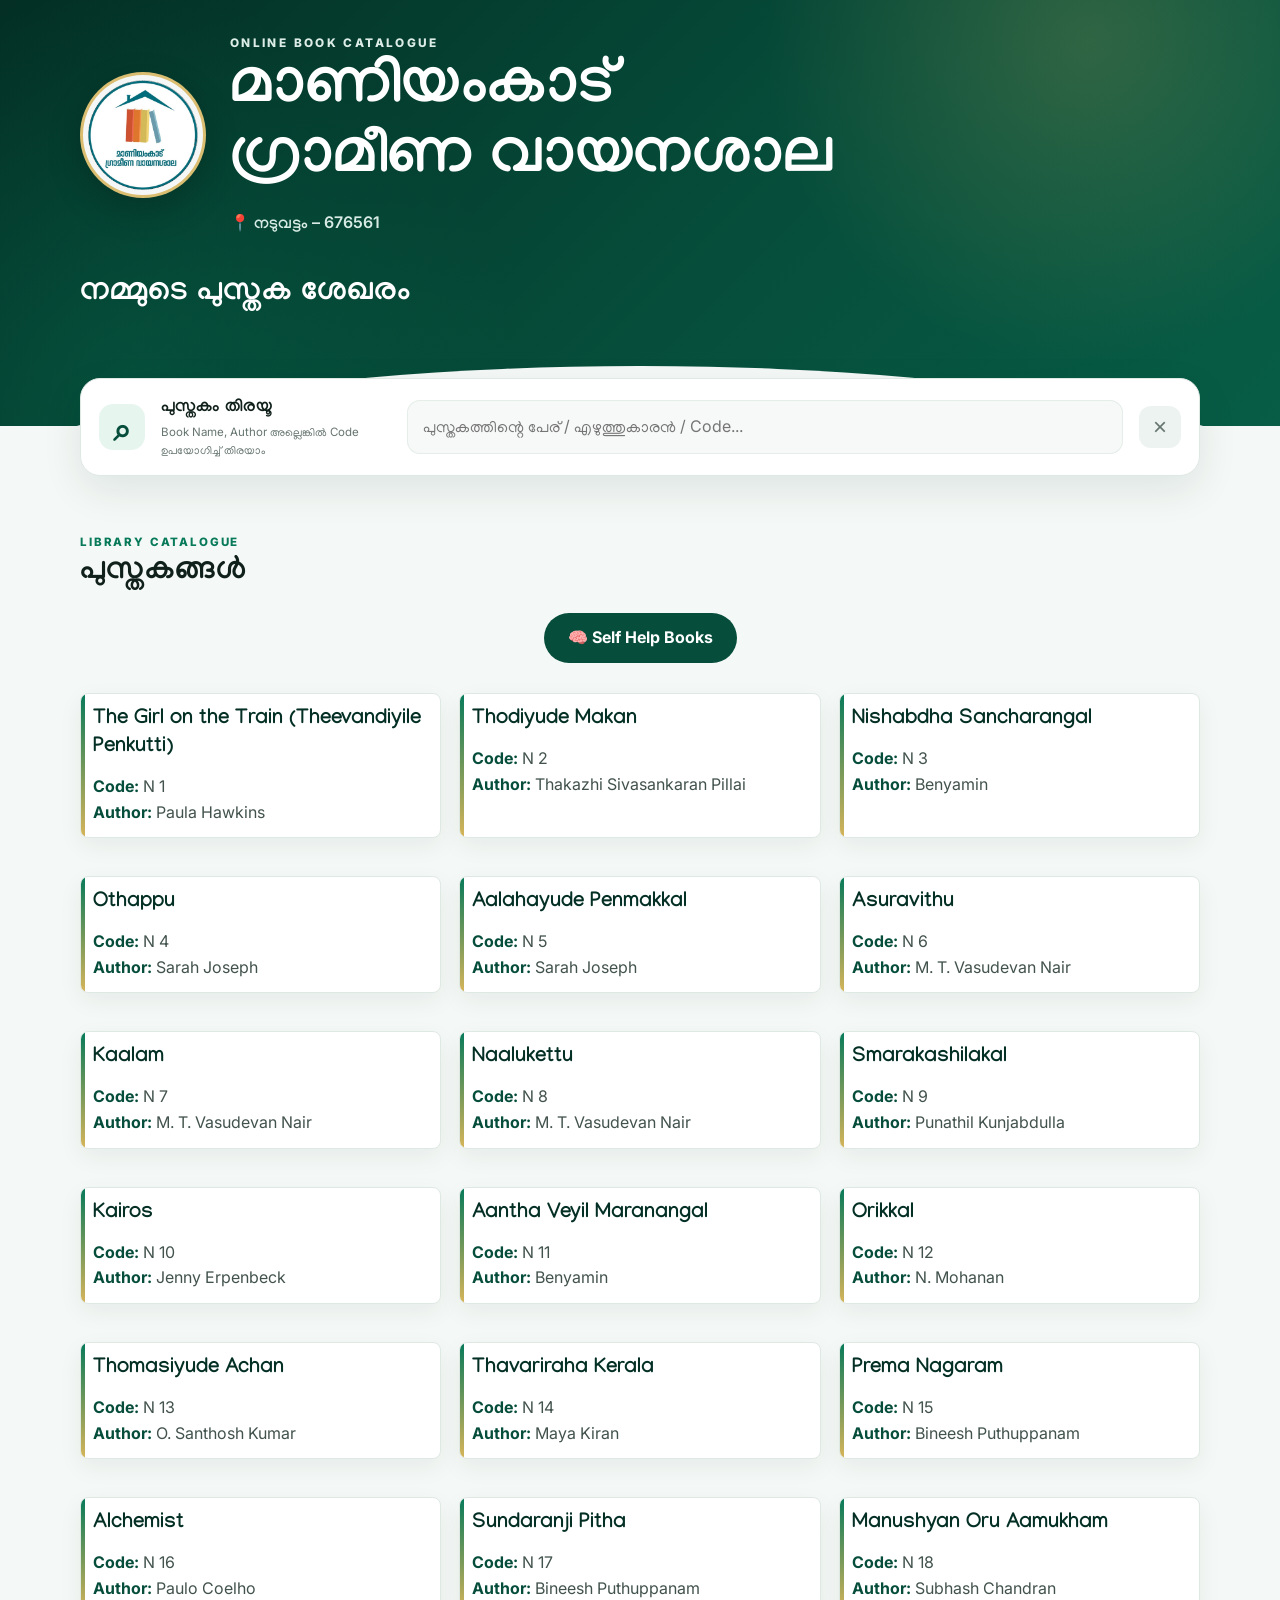
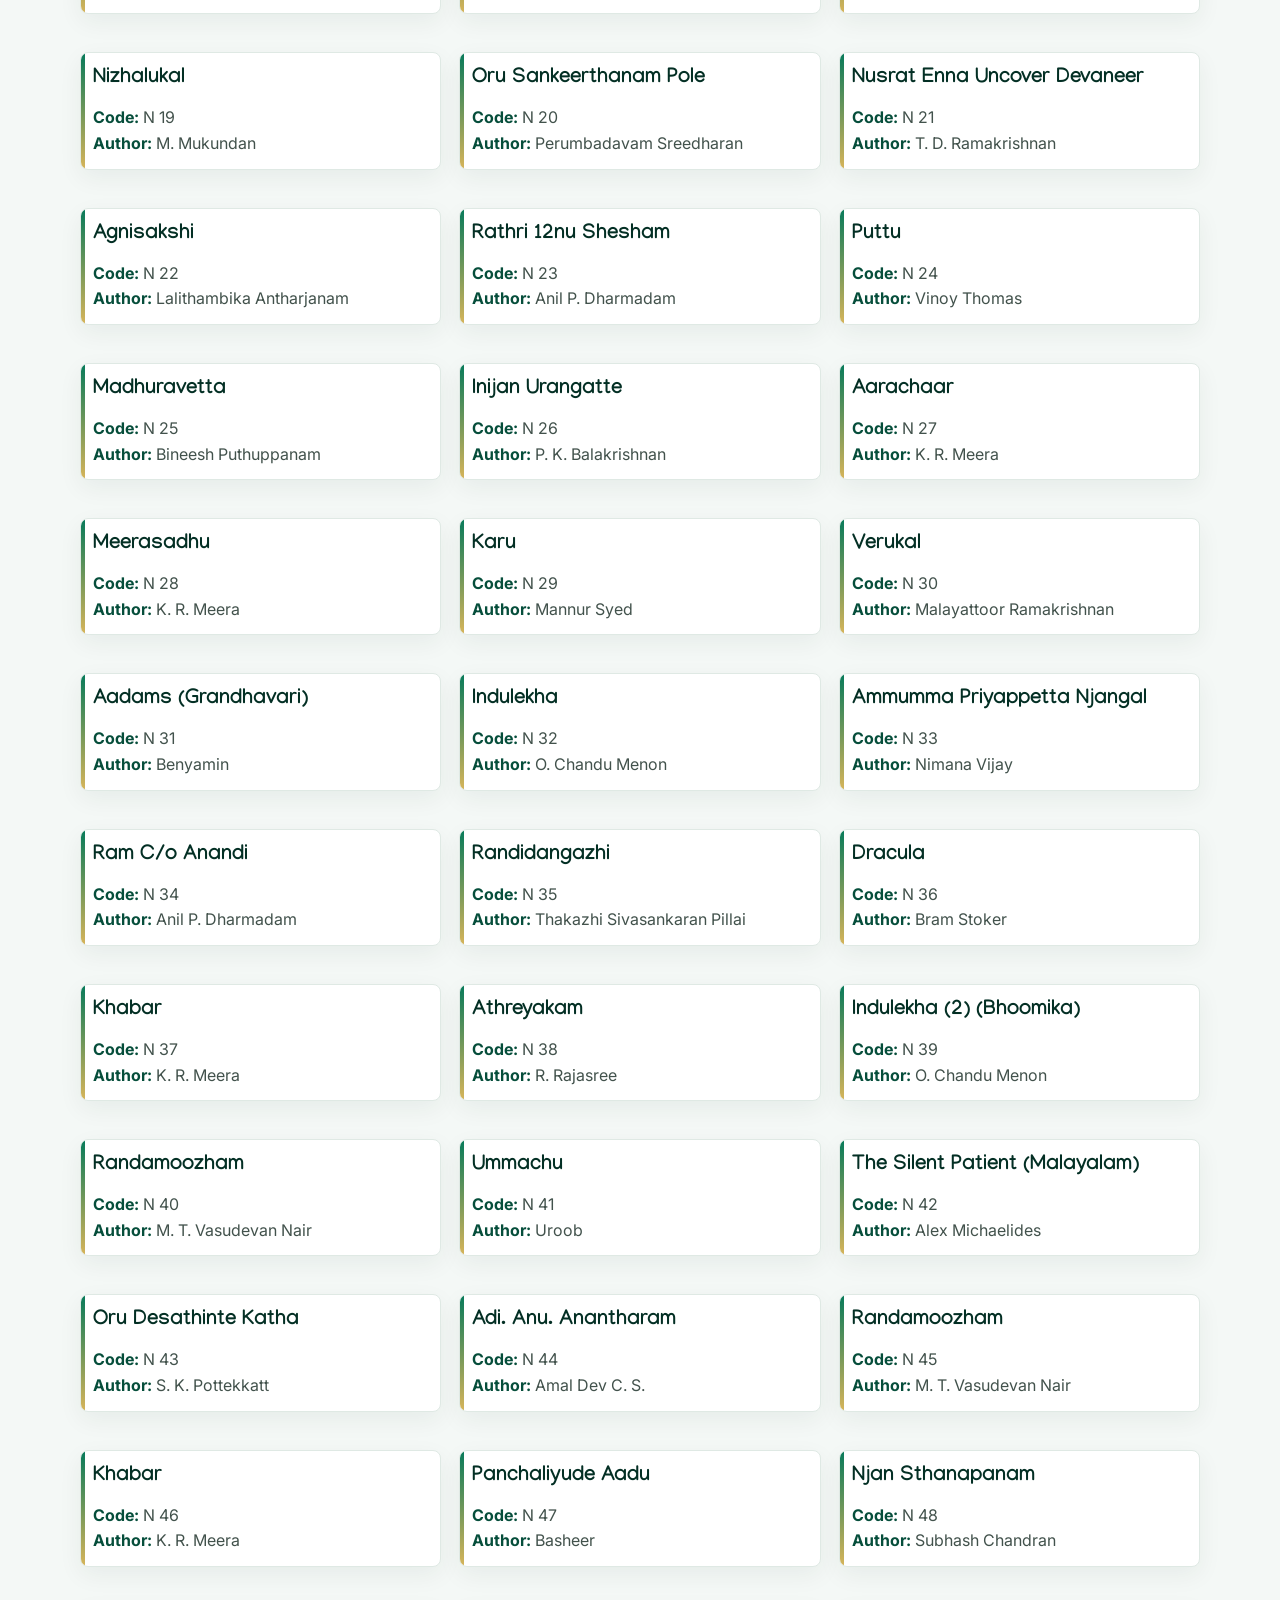
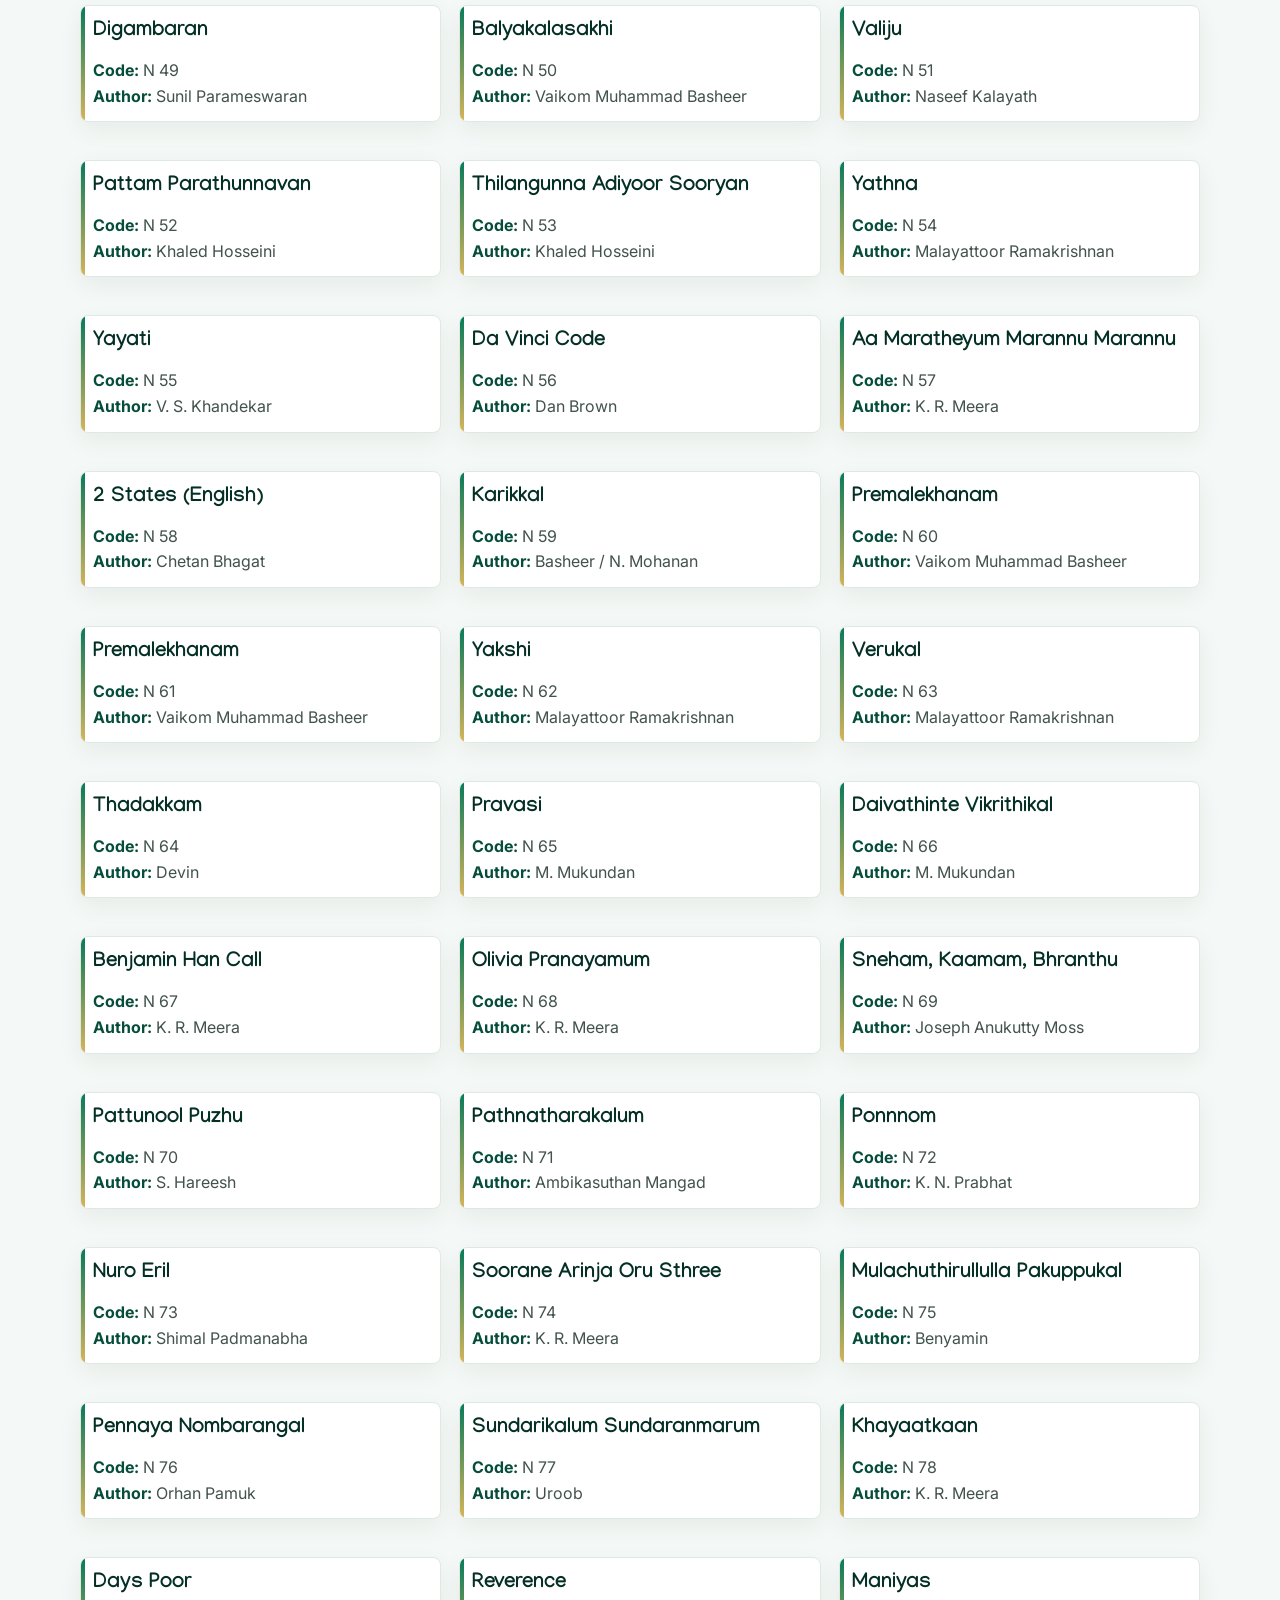
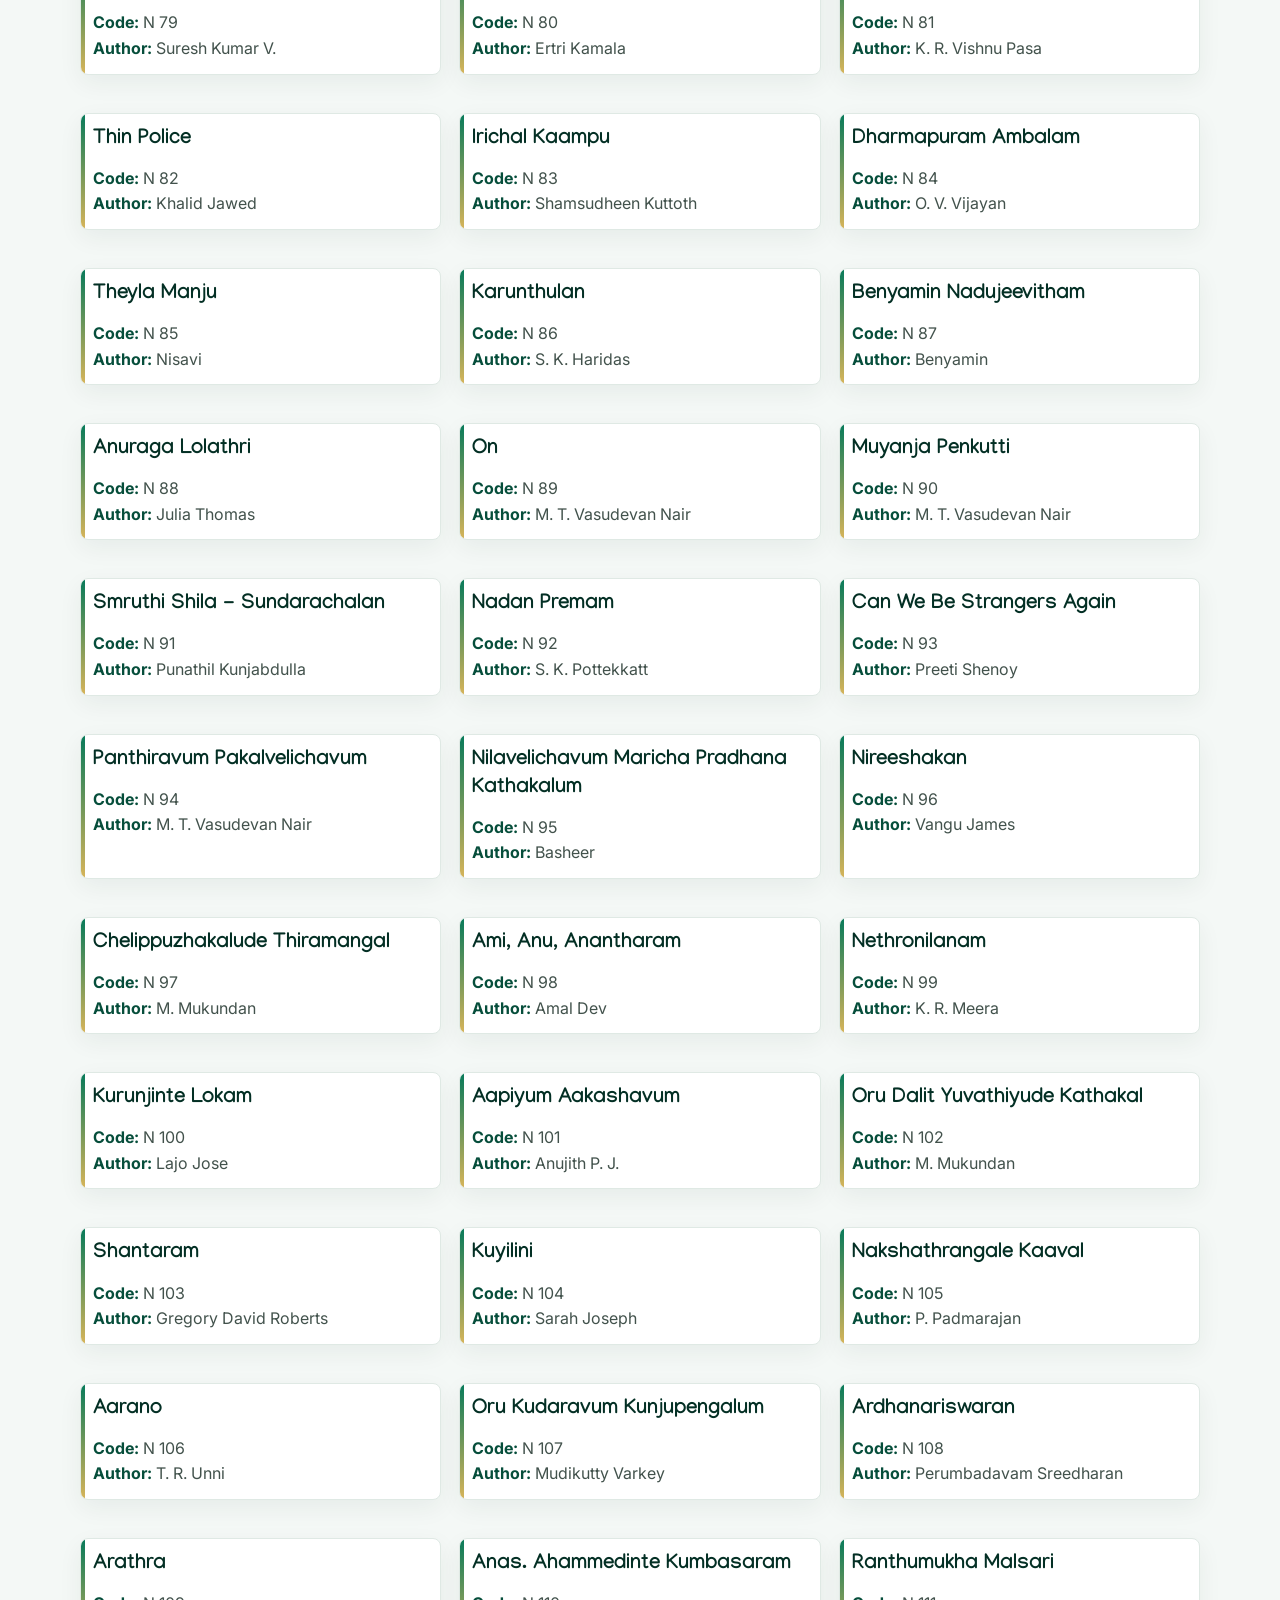
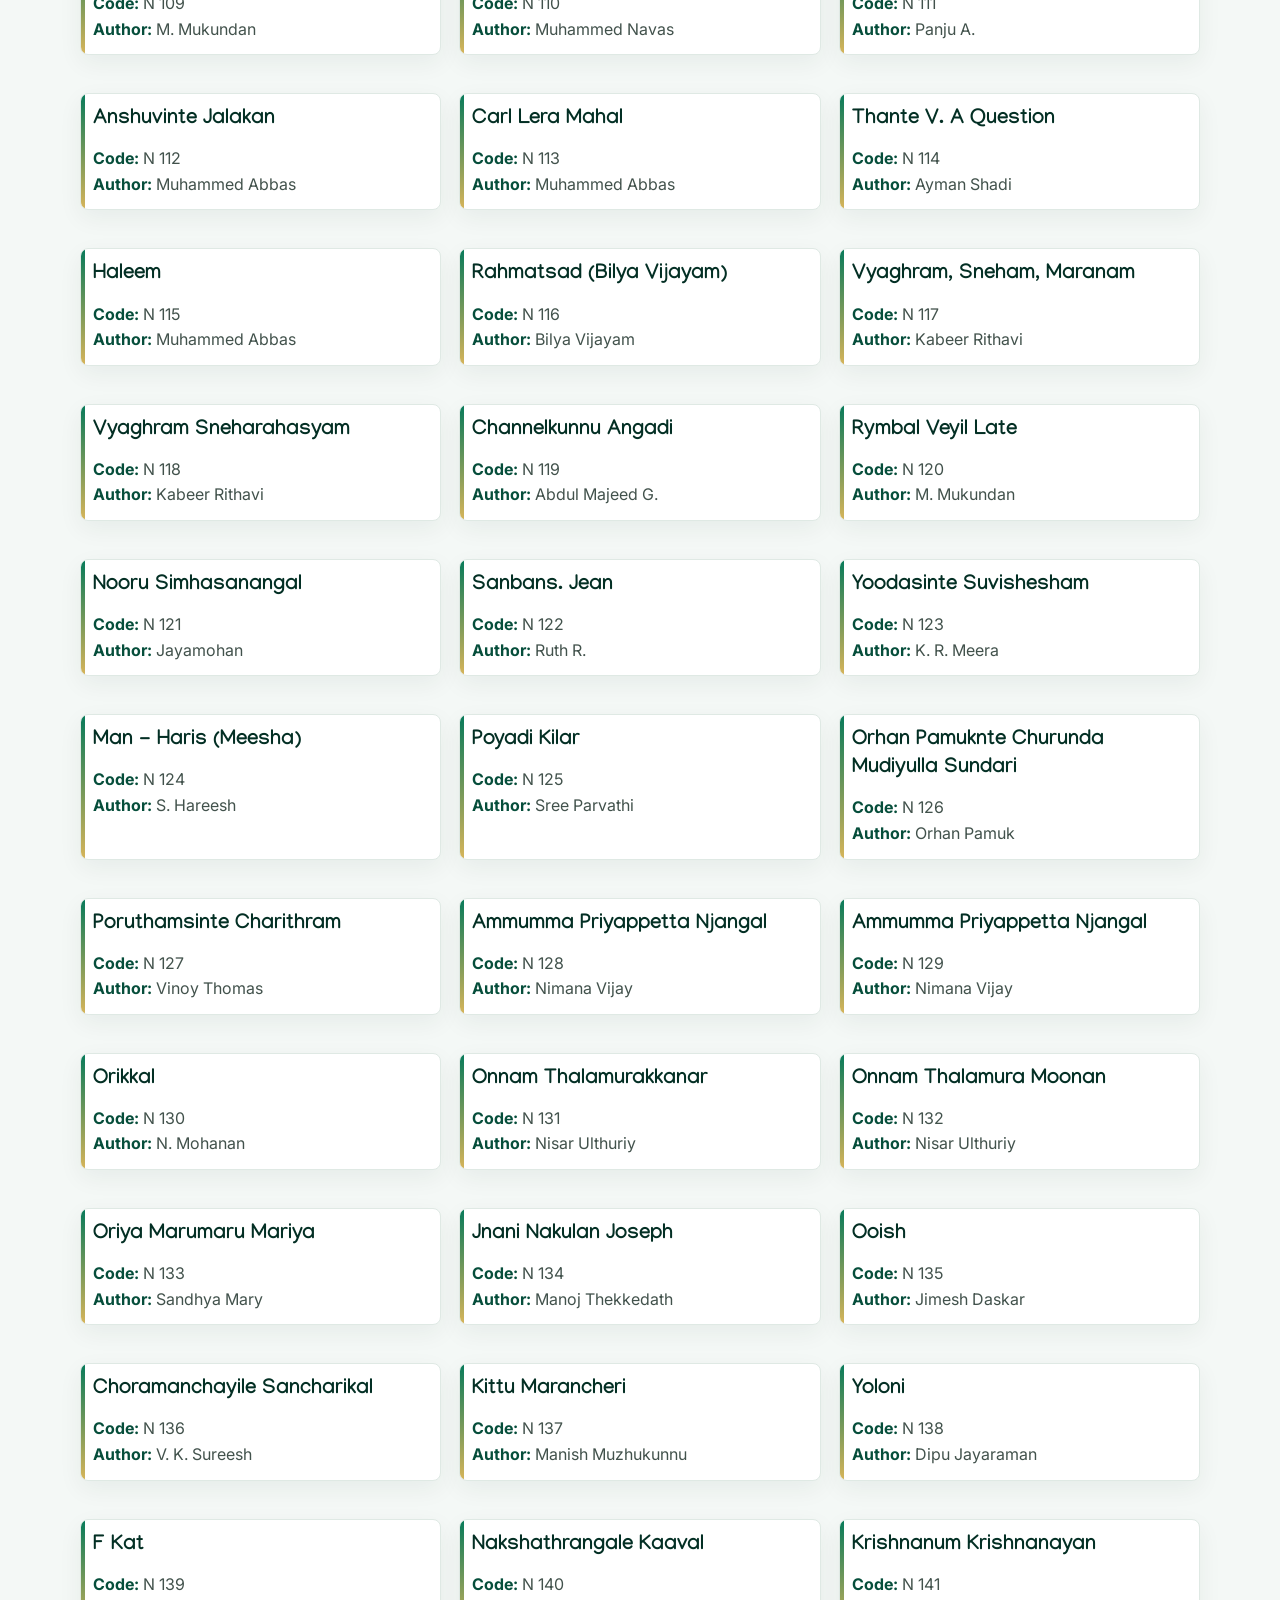
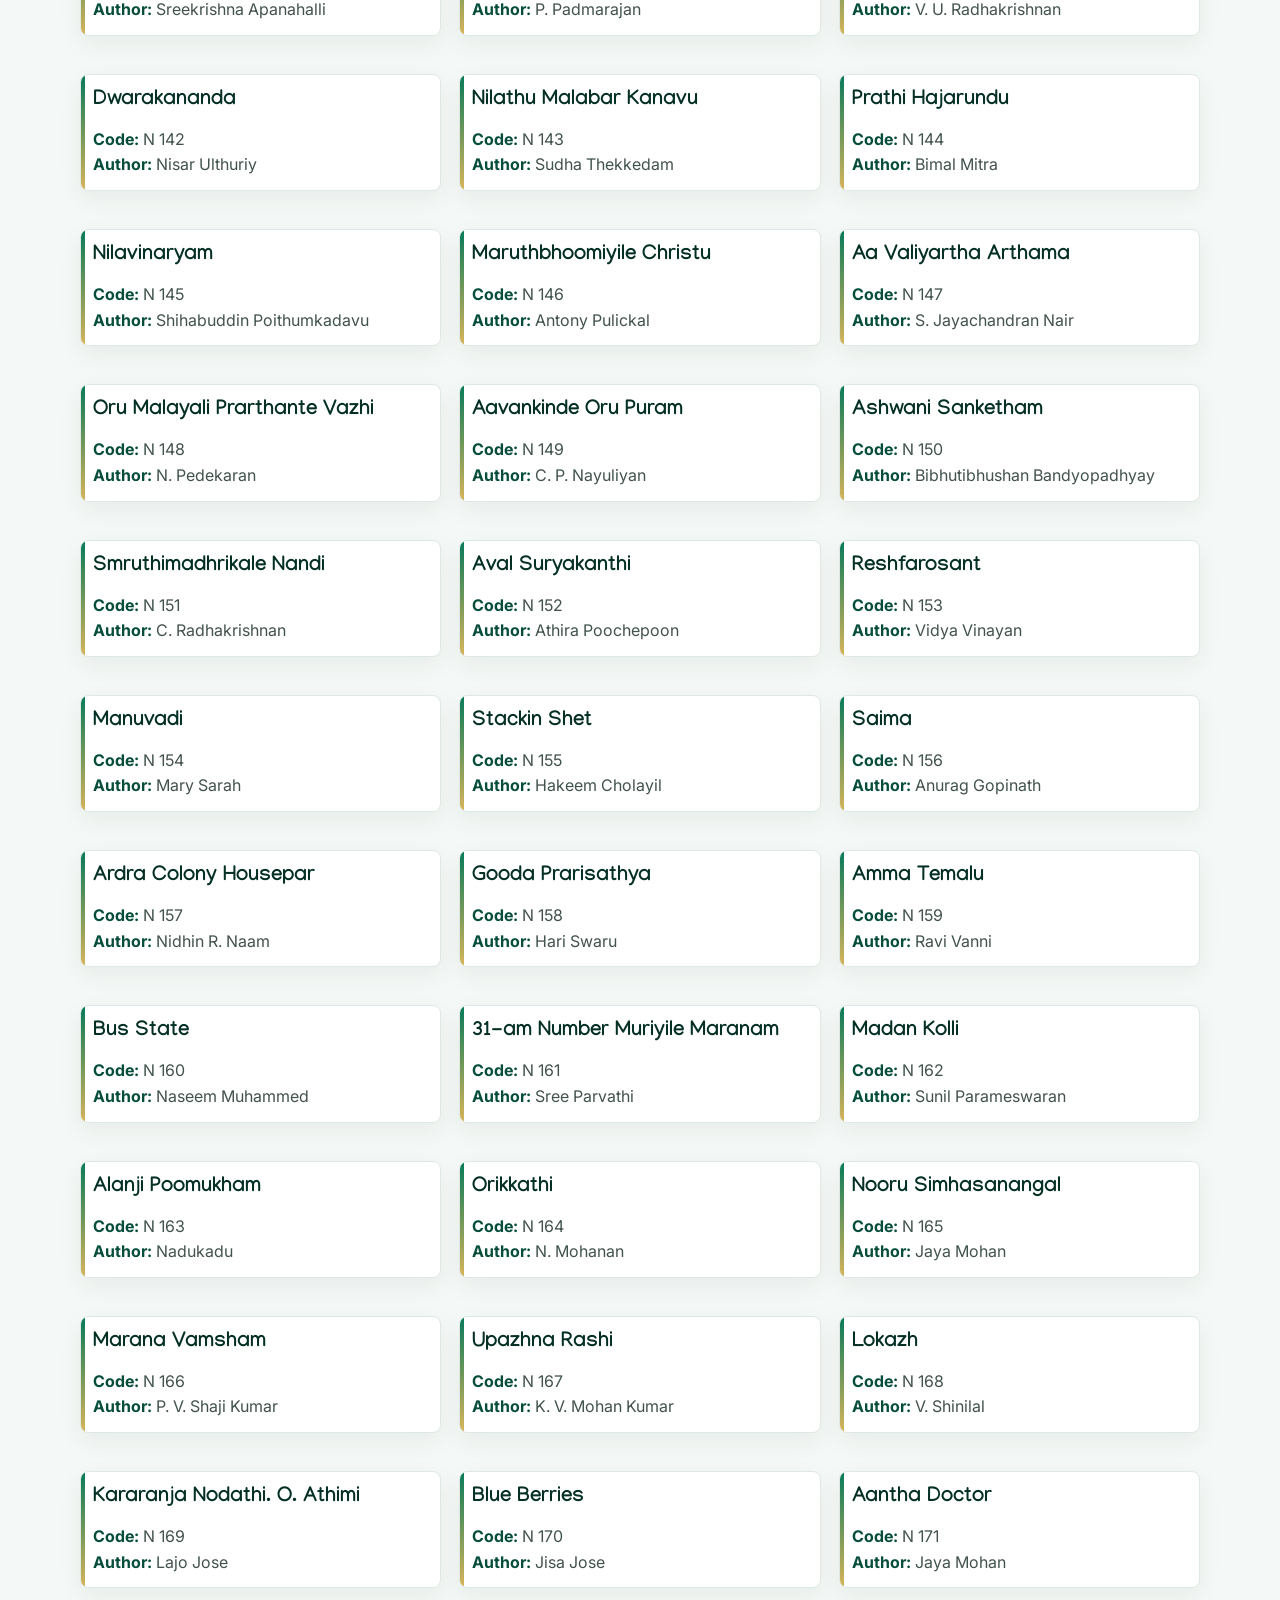
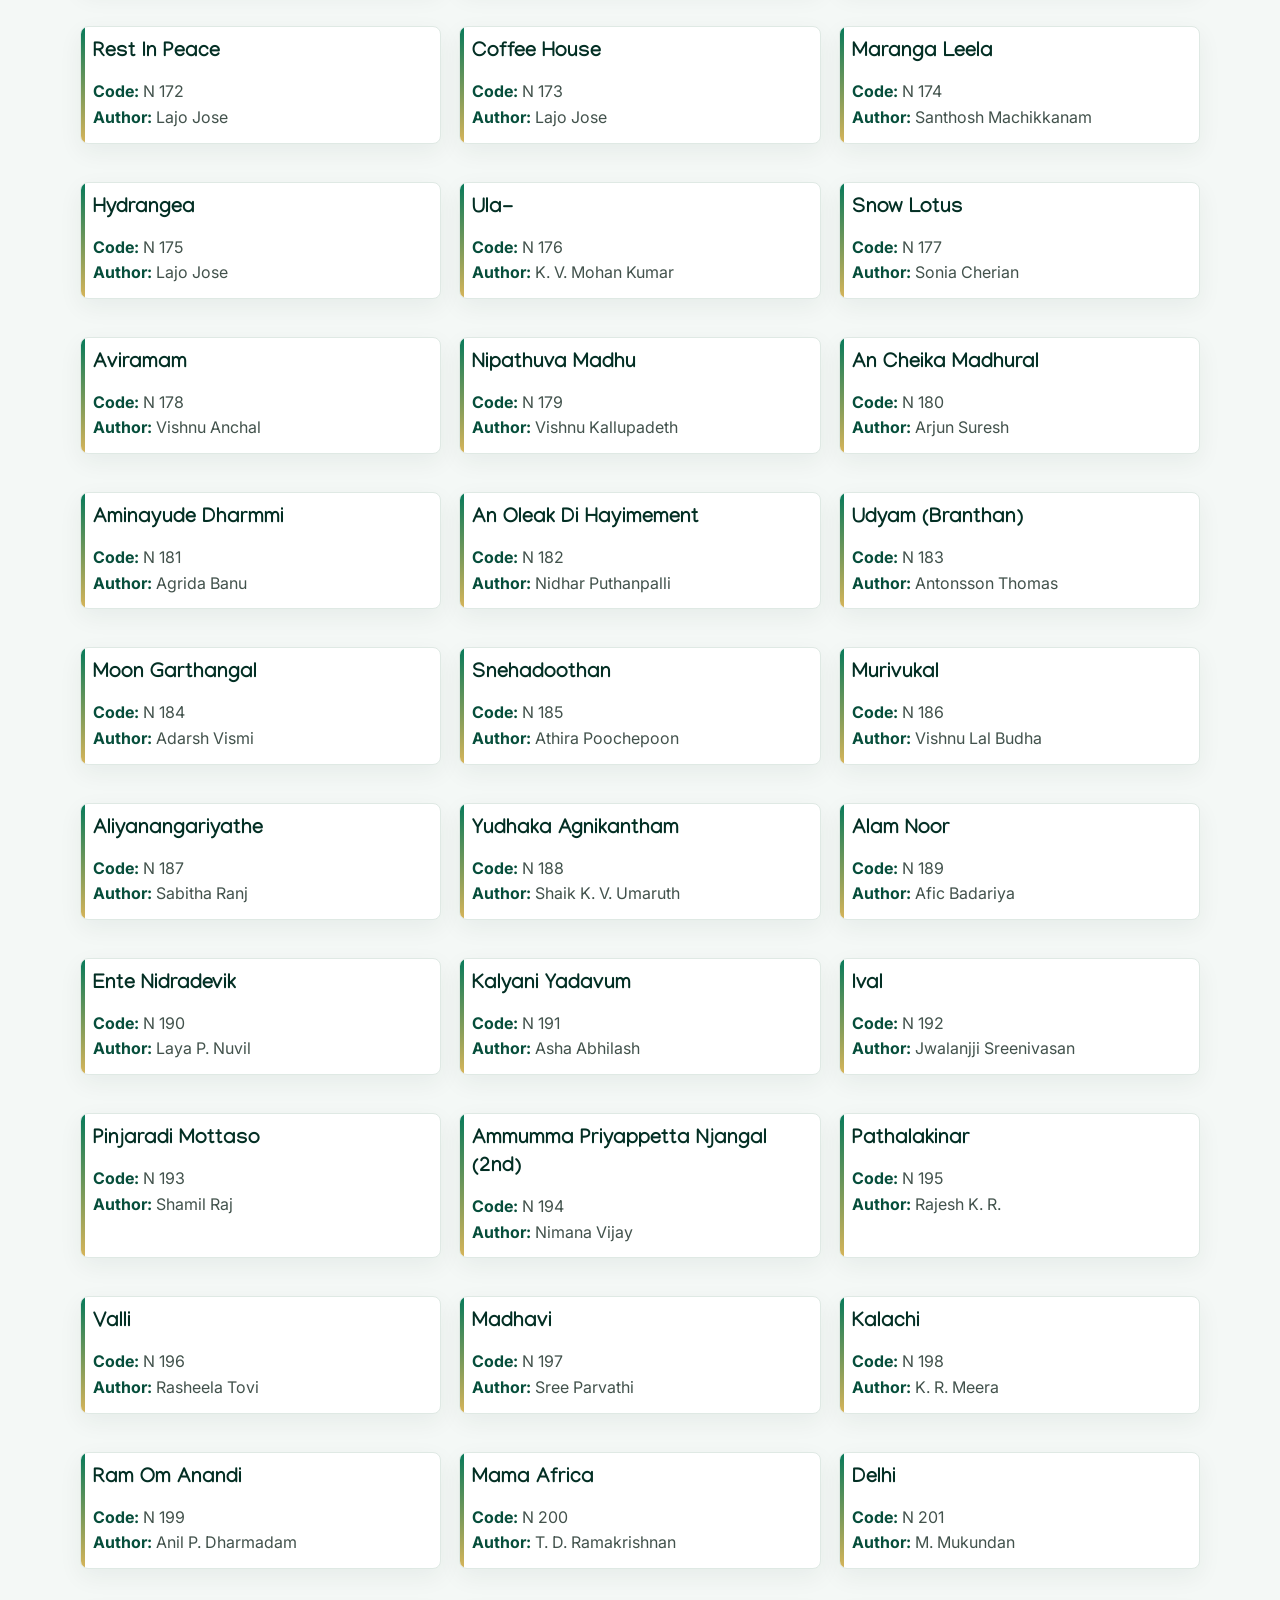
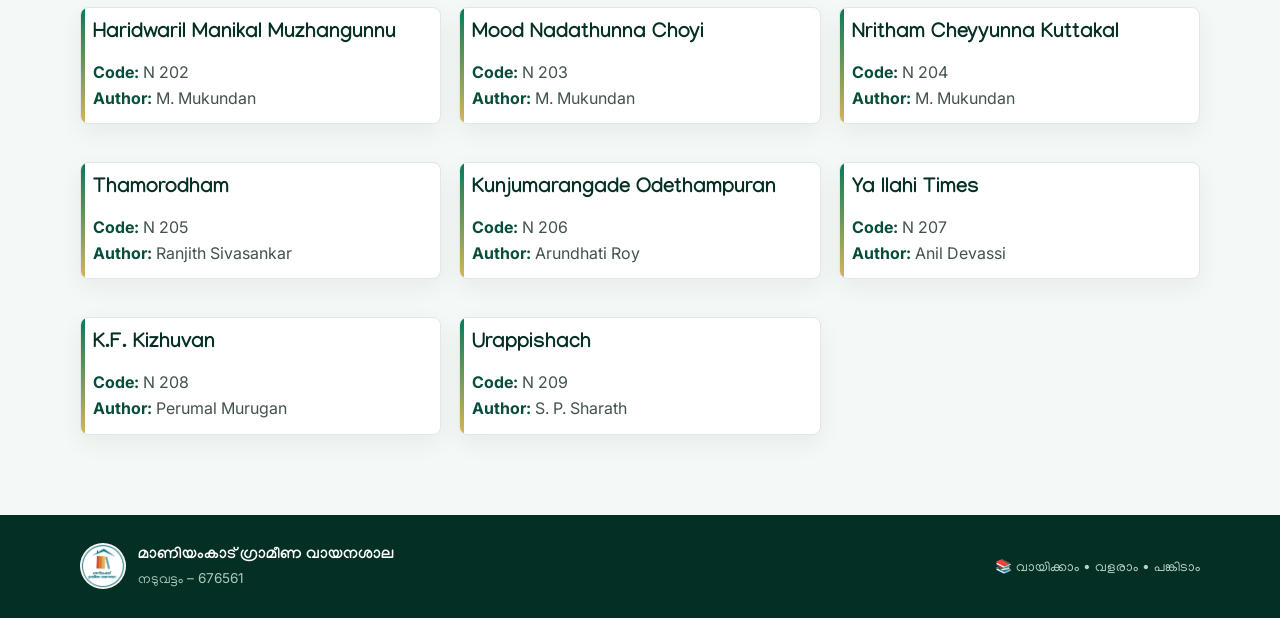
<file: index.html>
<!DOCTYPE html>
<html lang="ml">
<head>
  <meta charset="UTF-8">
  <meta name="viewport" content="width=device-width, initial-scale=1.0">
  <meta name="theme-color" content="#064e3b">
  <meta name="description" content="മാണിയംകാട് ഗ്രാമീണ വായനശാല - Online Book Catalogue">
  <title>മാണിയംകാട് ഗ്രാമീണ വായനശാല | Online Book Catalogue</title>
  <link rel="icon" type="image/png" href="logo.png">
  <link rel="stylesheet" href="style.css">
</head>
<body>
  <header class="hero">
    <div class="hero-glow"></div>
    <div class="container hero-inner">
      <div class="brand">
        <div class="logo-wrap">
          <img src="logo.png" alt="മാണിയംകാട് ഗ്രാമീണ വായനശാല Logo" class="logo">
        </div>
        <div class="brand-copy">
          <p class="eyebrow">ONLINE BOOK CATALOGUE</p>
          <h1>മാണിയംകാട്<br>ഗ്രാമീണ വായനശാല</h1>
          <p class="location">📍 നടുവട്ടം – 676561</p>
        </div>
      </div>

      <div class="hero-bottom">
        <div>
          <span class="hero-title">നമ്മുടെ പുസ്തക ശേഖരം</span>
          
        </div>
      </div>
    </div>
  </header>

  <main>
    <section class="search-section">
      <div class="container">
        <div class="search-card">
          <div class="search-icon">⌕</div>
          <div class="search-copy">
            <span>പുസ്തകം തിരയൂ</span>
            <small>Book Name, Author അല്ലെങ്കിൽ Code ഉപയോഗിച്ച് തിരയാം</small>
          </div>
          <input id="search" type="search"
                 placeholder="പുസ്തകത്തിന്റെ പേര് / എഴുത്തുകാരൻ / Code..."
                 autocomplete="off" aria-label="Search books">
          <button class="clear-btn" id="clearSearch" type="button" aria-label="Clear search">×</button>
        </div>
      </div>
    </section>

    <section class="catalogue-section">
      <div class="container">
        <div class="section-heading">
          <div>
            <span class="section-kicker">LIBRARY CATALOGUE</span>
            <h2>പുസ്തകങ്ങൾ</h2>
          </div>
        </div>
<div style="text-align:center; margin:20px 0;">
  <a href="self-help/index.html"
     style="display:inline-block; padding:12px 24px; background:#064e3b; color:white; text-decoration:none; border-radius:25px; font-weight:bold;">
    🧠 Self Help Books
  </a>
</div>
        <div id="books" class="books-grid">
          <div class="loading-card">
            <div class="spinner"></div>
            <p>പുസ്തകങ്ങൾ ലോഡ് ചെയ്യുന്നു…</p>
          </div>
        </div>
      </div>
    </section>
  </main>

  <footer class="footer">
    <div class="container footer-inner">
      <div class="footer-brand">
        <img src="logo.png" alt="" class="footer-logo">
        <div>
          <strong>മാണിയംകാട് ഗ്രാമീണ വായനശാല</strong>
          <span>നടുവട്ടം – 676561</span>
        </div>
      </div>
      <div class="footer-note">📚 വായിക്കാം • വളരാം • പങ്കിടാം</div>
    </div>
  </footer>

  <!-- Your existing script.js continues to handle books.json + search. -->
  <script src="script.js"></script>
</body>
</html>
</file>
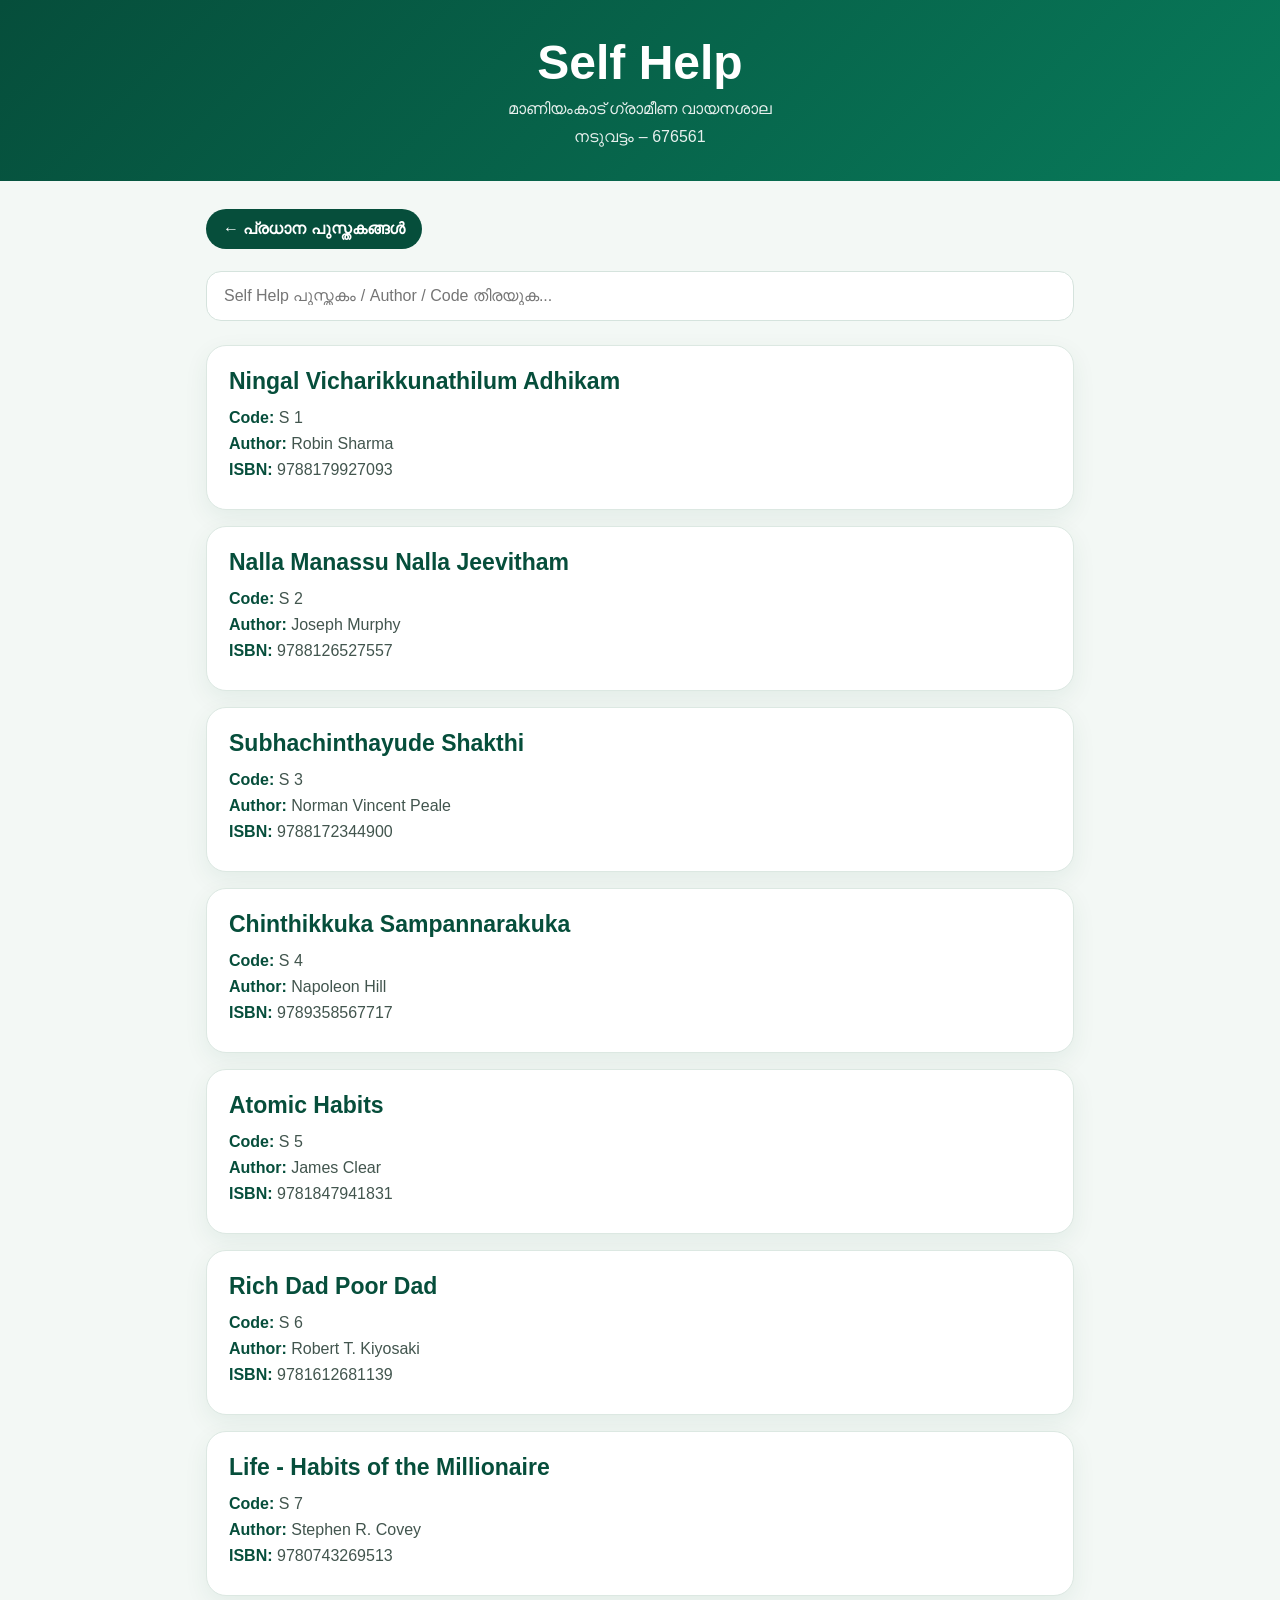
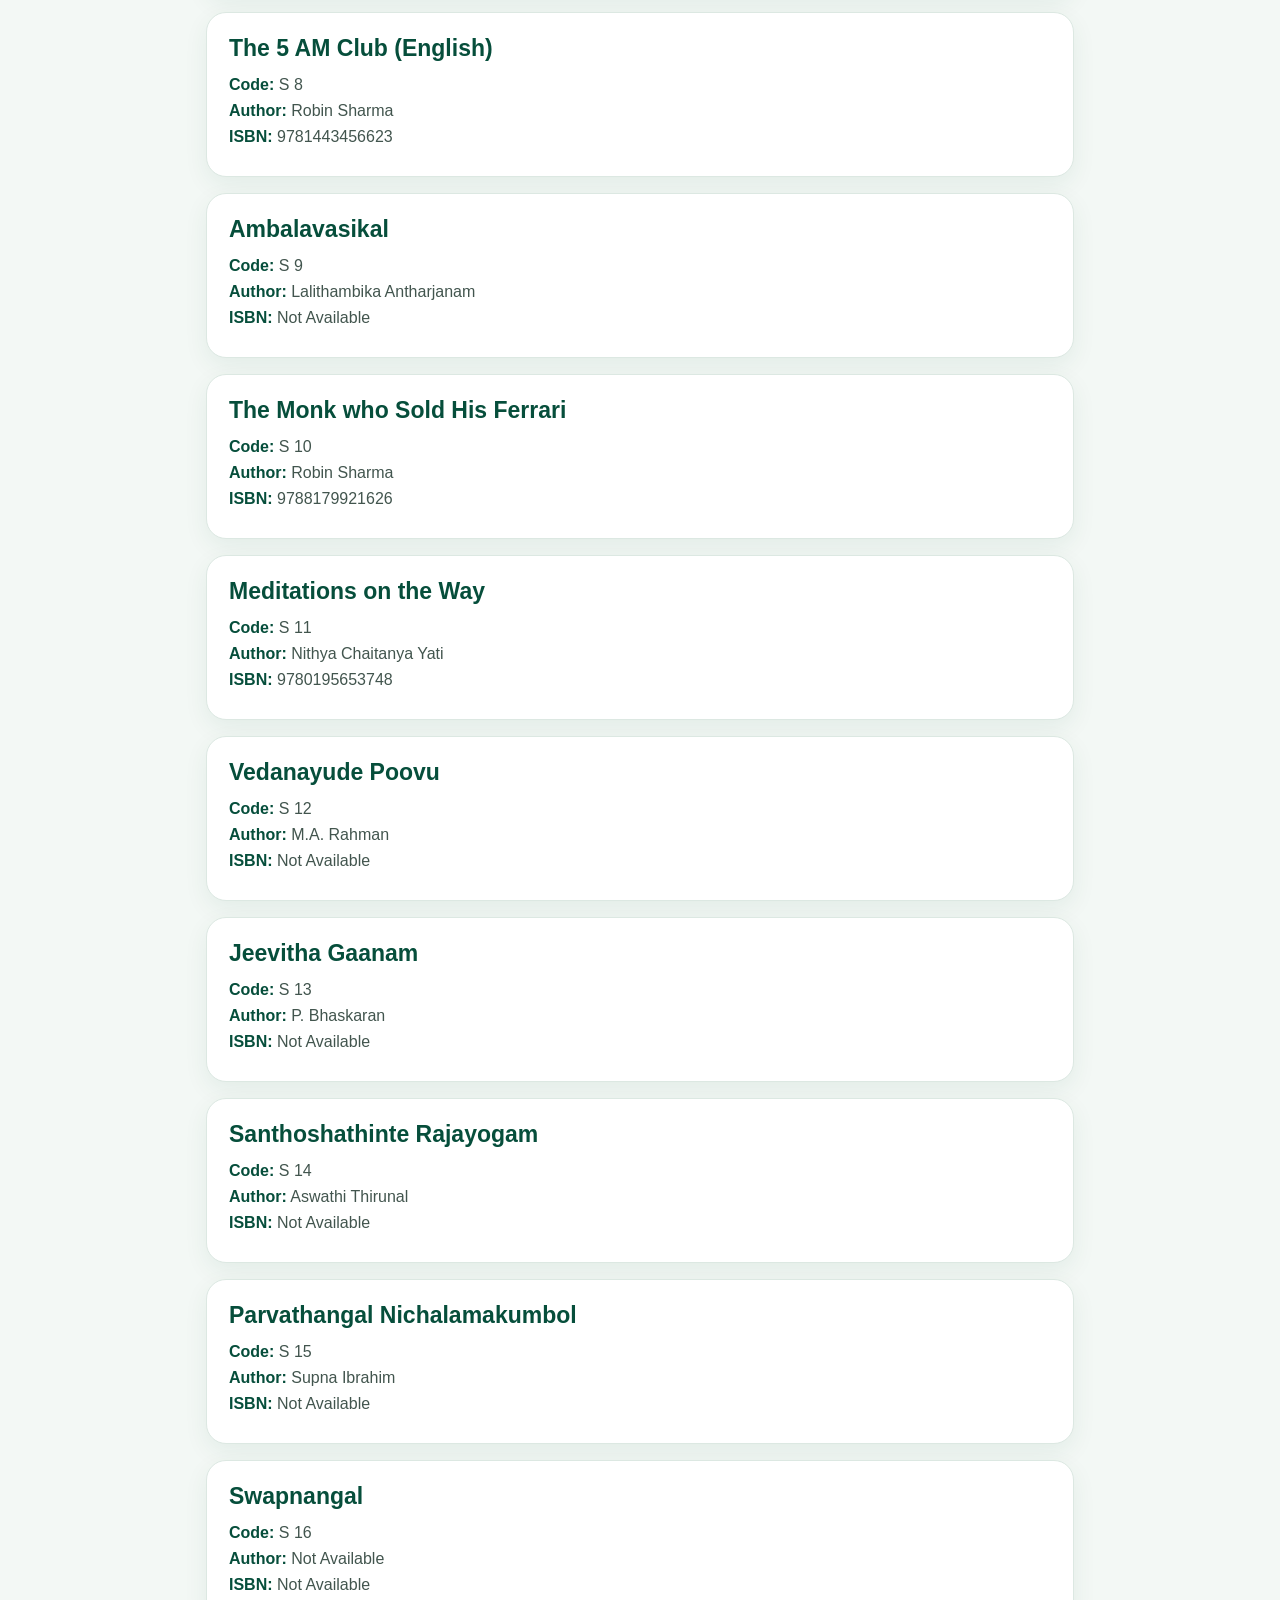
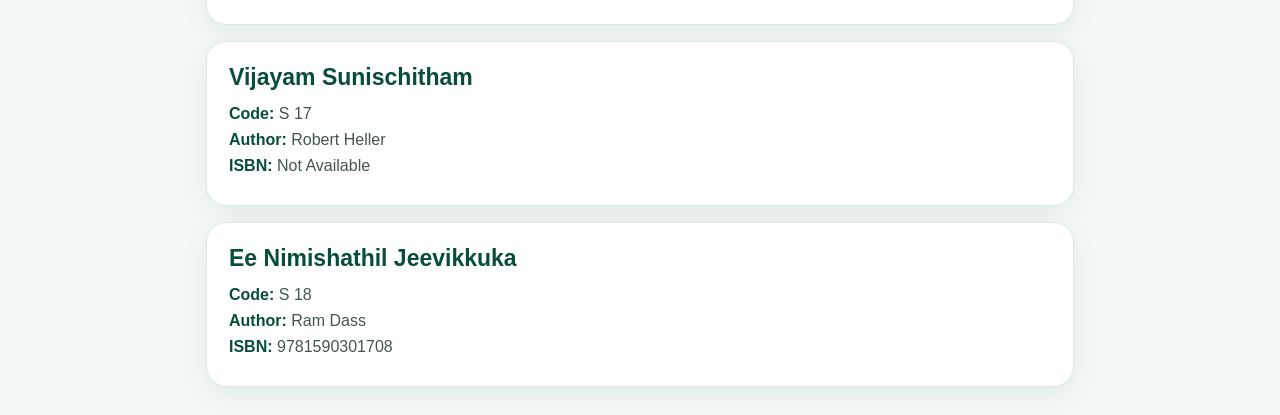
<file: self-help/index.html>
<!DOCTYPE html>
<html lang="ml">
<head>
<meta charset="UTF-8">
<meta name="viewport" content="width=device-width, initial-scale=1.0">
<title>Self Help | മാണിയംകാട് ഗ്രാമീണ വായനശാല</title>
<style>
*{box-sizing:border-box}
body{margin:0;background:#f3f8f5;color:#12352b;font-family:Arial,sans-serif}
header{background:linear-gradient(135deg,#064e3b,#087a5a);color:#fff;padding:35px 18px;text-align:center}
header h1{margin:0;font-size:clamp(28px,7vw,48px)}
header p{margin:10px 0 0;opacity:.9}
main{max-width:900px;margin:auto;padding:28px 16px}
.top{display:flex;gap:10px;flex-wrap:wrap;margin-bottom:22px}
a,.back{display:inline-block;text-decoration:none;padding:11px 17px;border-radius:24px;background:#064e3b;color:#fff;font-weight:bold}
input{width:100%;padding:15px 17px;border:1px solid #d5e3dd;border-radius:15px;font-size:16px;outline:none;margin-bottom:24px}
#books{display:grid;gap:16px}
.card{background:#fff;border:1px solid #dce8e2;border-radius:20px;padding:22px;box-shadow:0 8px 24px #064e3b12}
.card h2{margin:0 0 14px;color:#064e3b;font-size:23px}
.card div{margin:8px 0;color:#42554e}
.card b{color:#064e3b}
.message{text-align:center;padding:30px;background:#fff;border-radius:18px}
</style>
</head>
<body>
<header>
  <h1>Self Help</h1>
  <p>മാണിയംകാട് ഗ്രാമീണ വായനശാല</p>
  <p>നടുവട്ടം – 676561</p>
</header>

<main>
  <div class="top">
    <a href="../">← പ്രധാന പുസ്തകങ്ങൾ</a>
  </div>

  <input id="search" type="search" placeholder="Self Help പുസ്തകം / Author / Code തിരയുക...">

  <div id="books"><div class="message">പുസ്തകങ്ങൾ ലോഡ് ചെയ്യുന്നു...</div></div>
</main>

<script>
const list = document.getElementById("books");
const search = document.getElementById("search");
let books = [];

function render(items){
  if(!items.length){
    list.innerHTML = '<div class="message">പുസ്തകങ്ങൾ ലഭ്യമല്ല.</div>';
    return;
  }

  list.innerHTML = items.map(b => `
    <div class="card">
      <h2>${b.title || ""}</h2>
      <div><b>Code:</b> ${b.code || ""}</div>
      <div><b>Author:</b> ${b.author || ""}</div>
      ${b.isbn ? `<div><b>ISBN:</b> ${b.isbn}</div>` : ""}
    </div>
  `).join("");
}

fetch("books.json")
.then(r => {
  if(!r.ok) throw new Error("Cannot load self-help/books.json");
  return r.json();
})
.then(data => {
  books = Array.isArray(data) ? data : [];
  render(books);
})
.catch(err => {
  console.error(err);
  list.innerHTML = '<div class="message">Self Help പുസ്തകങ്ങൾ ലോഡ് ചെയ്യാൻ കഴിഞ്ഞില്ല.</div>';
});

search.addEventListener("input", () => {
  const q = search.value.toLowerCase().trim();
  render(books.filter(b =>
    String(b.title || "").toLowerCase().includes(q) ||
    String(b.author || "").toLowerCase().includes(q) ||
    String(b.code || "").toLowerCase().includes(q) ||
    String(b.isbn || "").toLowerCase().includes(q)
  ));
});
</script>
</body>
</html>
</file>
<file: style.css>
@import url('https://fonts.googleapis.com/css2?family=Manjari:wght@400;700&family=Inter:wght@400;500;600;700;800&display=swap');

:root {
  --green-950: #032f24;
  --green-900: #064e3b;
  --green-800: #07634a;
  --green-700: #087a5a;
  --green-100: #e7f5ef;
  --gold: #d6b45a;
  --ink: #10201a;
  --muted: #66756f;
  --surface: #ffffff;
  --bg: #f4f8f6;
  --border: #dfe9e4;
  --shadow: 0 14px 40px rgba(3, 47, 36, .09);
  --radius: 22px;
}

* { box-sizing: border-box; }

html { scroll-behavior: smooth; }

body {
  margin: 0;
  color: var(--ink);
  background: var(--bg);
  font-family: Inter, Manjari, system-ui, -apple-system, BlinkMacSystemFont, "Segoe UI", sans-serif;
  line-height: 1.6;
}

.container {
  width: min(1120px, calc(100% - 32px));
  margin-inline: auto;
}

/* ---------- HERO ---------- */
.hero {
  position: relative;
  overflow: hidden;
  color: #fff;
  background:
    radial-gradient(circle at 85% 10%, rgba(214,180,90,.20), transparent 28%),
    radial-gradient(circle at 10% 90%, rgba(7,122,90,.28), transparent 32%),
    linear-gradient(135deg, var(--green-950), var(--green-900) 58%, #075d46);
}

.hero::after {
  content: "";
  position: absolute;
  inset: auto -5% -90px -5%;
  height: 150px;
  background: var(--bg);
  border-radius: 50% 50% 0 0 / 100% 100% 0 0;
}

.hero-inner {
  position: relative;
  z-index: 1;
  padding: 34px 0 105px;
}

.brand {
  display: flex;
  align-items: center;
  gap: 24px;
}

.logo-wrap {
  flex: 0 0 126px;
  width: 126px;
  height: 126px;
  display: grid;
  place-items: center;
  border-radius: 50%;
  background: rgba(255,255,255,.96);
  box-shadow: 0 12px 35px rgba(0,0,0,.20);
  border: 3px solid rgba(214,180,90,.85);
  overflow: hidden;
}

.logo {
  width: 100%;
  height: 100%;
  object-fit: contain;
  display: block;
}

.brand-copy { min-width: 0; }

.eyebrow {
  margin: 0 0 4px;
  color: #dcece6;
  font-size: .74rem;
  font-weight: 800;
  letter-spacing: .20em;
}

h1 {
  margin: 0;
  font-family: Manjari, Inter, sans-serif;
  font-size: clamp(2rem, 5vw, 4rem);
  line-height: 1.1;
  letter-spacing: -.02em;
}

.location {
  margin: 12px 0 0;
  color: #d7ebe4;
  font-weight: 600;
}

.hero-bottom {
  display: flex;
  align-items: end;
  justify-content: space-between;
  gap: 20px;
  margin-top: 34px;
}

.hero-title,
.hero-subtitle {
  display: block;
}

.hero-title {
  font-family: Manjari, Inter, sans-serif;
  font-size: clamp(1.35rem, 3vw, 2rem);
  font-weight: 700;
}

.hero-subtitle {
  margin-top: 2px;
  color: #c4ded5;
  font-size: .95rem;
}

.book-count {
  display: flex;
  align-items: baseline;
  gap: 8px;
  padding: 13px 18px;
  border: 1px solid rgba(255,255,255,.18);
  border-radius: 16px;
  background: rgba(255,255,255,.08);
  backdrop-filter: blur(12px);
  white-space: nowrap;
}

.book-count strong {
  font-size: 1.8rem;
  color: #fff;
}

.book-count span { color: #dcece6; }

/* ---------- SEARCH ---------- */
.search-section {
  position: relative;
  z-index: 5;
  margin-top: -48px;
}

.search-card {
  display: grid;
  grid-template-columns: auto minmax(180px, 230px) 1fr auto;
  align-items: center;
  gap: 16px;
  padding: 16px 18px;
  background: var(--surface);
  border: 1px solid var(--border);
  border-radius: 20px;
  box-shadow: var(--shadow);
}

.search-icon {
  width: 46px;
  height: 46px;
  display: grid;
  place-items: center;
  border-radius: 14px;
  background: var(--green-100);
  color: var(--green-900);
  font-size: 2rem;
  font-weight: 800;
}

.search-copy span {
  display: block;
  font-family: Manjari, Inter, sans-serif;
  font-weight: 700;
  font-size: 1.1rem;
}

.search-copy small {
  display: block;
  color: var(--muted);
  font-size: .72rem;
}

#search {
  width: 100%;
  min-width: 0;
  border: 0;
  outline: 0;
  background: #f6f9f7;
  border-radius: 13px;
  padding: 14px 16px;
  font: inherit;
  color: var(--ink);
  box-shadow: inset 0 0 0 1px #e6eee9;
}

#search:focus {
  box-shadow: inset 0 0 0 2px var(--green-700);
  background: #fff;
}

.clear-btn {
  border: 0;
  background: #edf3f0;
  color: var(--muted);
  width: 42px;
  height: 42px;
  border-radius: 12px;
  font-size: 1.5rem;
  cursor: pointer;
}

.clear-btn:hover {
  background: var(--green-100);
  color: var(--green-900);
}

/* ---------- CATALOGUE ---------- */
.catalogue-section { padding: 52px 0 70px; }

.section-heading {
  display: flex;
  justify-content: space-between;
  align-items: end;
  gap: 16px;
  margin-bottom: 22px;
}

.section-kicker {
  color: var(--green-700);
  font-size: .72rem;
  font-weight: 800;
  letter-spacing: .16em;
}

.section-heading h2 {
  margin: 2px 0 0;
  font-family: Manjari, Inter, sans-serif;
  font-size: 2rem;
  line-height: 1.1;
}

.result-pill {
  padding: 8px 12px;
  border: 1px solid var(--border);
  border-radius: 999px;
  background: #fff;
  color: var(--muted);
  font-size: .82rem;
  font-weight: 700;
}

.books-grid {
  display: grid;
  grid-template-columns: repeat(3, minmax(0, 1fr));
  gap: 18px;
}

/*
  Your existing script.js inserts book cards into #books.
  These selectors style common card structures without changing your data.
*/
#books > div:not(.loading-card) {
  position: relative;
  overflow: hidden;
  padding: 22px;
  border: 1px solid var(--border);
  border-radius: var(--radius);
  background: var(--surface);
  box-shadow: 0 8px 24px rgba(3,47,36,.06);
  transition: transform .22s ease, box-shadow .22s ease, border-color .22s ease;
}

#books > div:not(.loading-card)::before {
  content: "";
  position: absolute;
  left: 0;
  top: 0;
  bottom: 0;
  width: 4px;
  background: linear-gradient(var(--green-700), var(--gold));
}

#books > div:not(.loading-card):hover {
  transform: translateY(-4px);
  border-color: #c9ddd4;
  box-shadow: 0 16px 34px rgba(3,47,36,.11);
}

#books h3,
#books h2 {
  margin: 0 0 12px;
  color: var(--green-950);
  font-family: Manjari, Inter, sans-serif;
  font-size: 1.3rem;
  line-height: 1.35;
}

#books p,
#books div {
  color: #42524c;
}

#books b,
#books strong {
  color: var(--green-900);
}

.loading-card {
  grid-column: 1 / -1;
  min-height: 180px;
  display: grid;
  place-items: center;
  align-content: center;
  gap: 10px;
  border: 1px dashed #c7d8d0;
  border-radius: var(--radius);
  background: #fff;
  color: var(--muted);
}

.spinner {
  width: 34px;
  height: 34px;
  border: 3px solid #dceae4;
  border-top-color: var(--green-700);
  border-radius: 50%;
  animation: spin .8s linear infinite;
}

@keyframes spin { to { transform: rotate(360deg); } }

/* ---------- FOOTER ---------- */
.footer {
  color: #d8ebe4;
  background: var(--green-950);
}

.footer-inner {
  display: flex;
  justify-content: space-between;
  align-items: center;
  gap: 20px;
  padding: 28px 0;
}

.footer-brand {
  display: flex;
  align-items: center;
  gap: 12px;
}

.footer-logo {
  width: 46px;
  height: 46px;
  object-fit: contain;
  border-radius: 50%;
  background: #fff;
}

.footer-brand strong,
.footer-brand span {
  display: block;
}

.footer-brand strong {
  color: #fff;
  font-family: Manjari, Inter, sans-serif;
}

.footer-brand span {
  color: #a9c9bd;
  font-size: .85rem;
}

.footer-note {
  color: #b8d2c8;
  font-size: .86rem;
}

/* ---------- RESPONSIVE ---------- */
@media (max-width: 900px) {
  .books-grid { grid-template-columns: repeat(2, minmax(0, 1fr)); }

  .search-card {
    grid-template-columns: auto 1fr auto;
  }

  .search-copy { display: none; }

  #search { grid-column: 2; }
}

@media (max-width: 620px) {
  .container { width: min(100% - 22px, 1120px); }

  .hero-inner { padding: 22px 0 92px; }

  .brand {
    align-items: center;
    gap: 14px;
  }

  .logo-wrap {
    flex-basis: 86px;
    width: 86px;
    height: 86px;
    border-width: 2px;
  }

  h1 { font-size: 1.8rem; }

  .eyebrow { font-size: .62rem; }

  .location { font-size: .85rem; }

  .hero-bottom {
    align-items: stretch;
    flex-direction: column;
    margin-top: 25px;
  }

  .book-count { align-self: flex-start; }

  .search-card {
    grid-template-columns: auto 1fr auto;
    gap: 9px;
    padding: 11px;
  }

  .search-icon {
    width: 40px;
    height: 40px;
    font-size: 1.6rem;
  }

  #search {
    grid-column: 2;
    padding: 11px 12px;
    font-size: .9rem;
  }

  .clear-btn {
    width: 38px;
    height: 38px;
  }

  .catalogue-section { padding-top: 36px; }

  .section-heading h2 { font-size: 1.65rem; }

  .books-grid { grid-template-columns: 1fr; gap: 14px; }

  #books > div:not(.loading-card) { padding: 18px; }

  .footer-inner {
    align-items: flex-start;
    flex-direction: column;
  }
}
</file>
